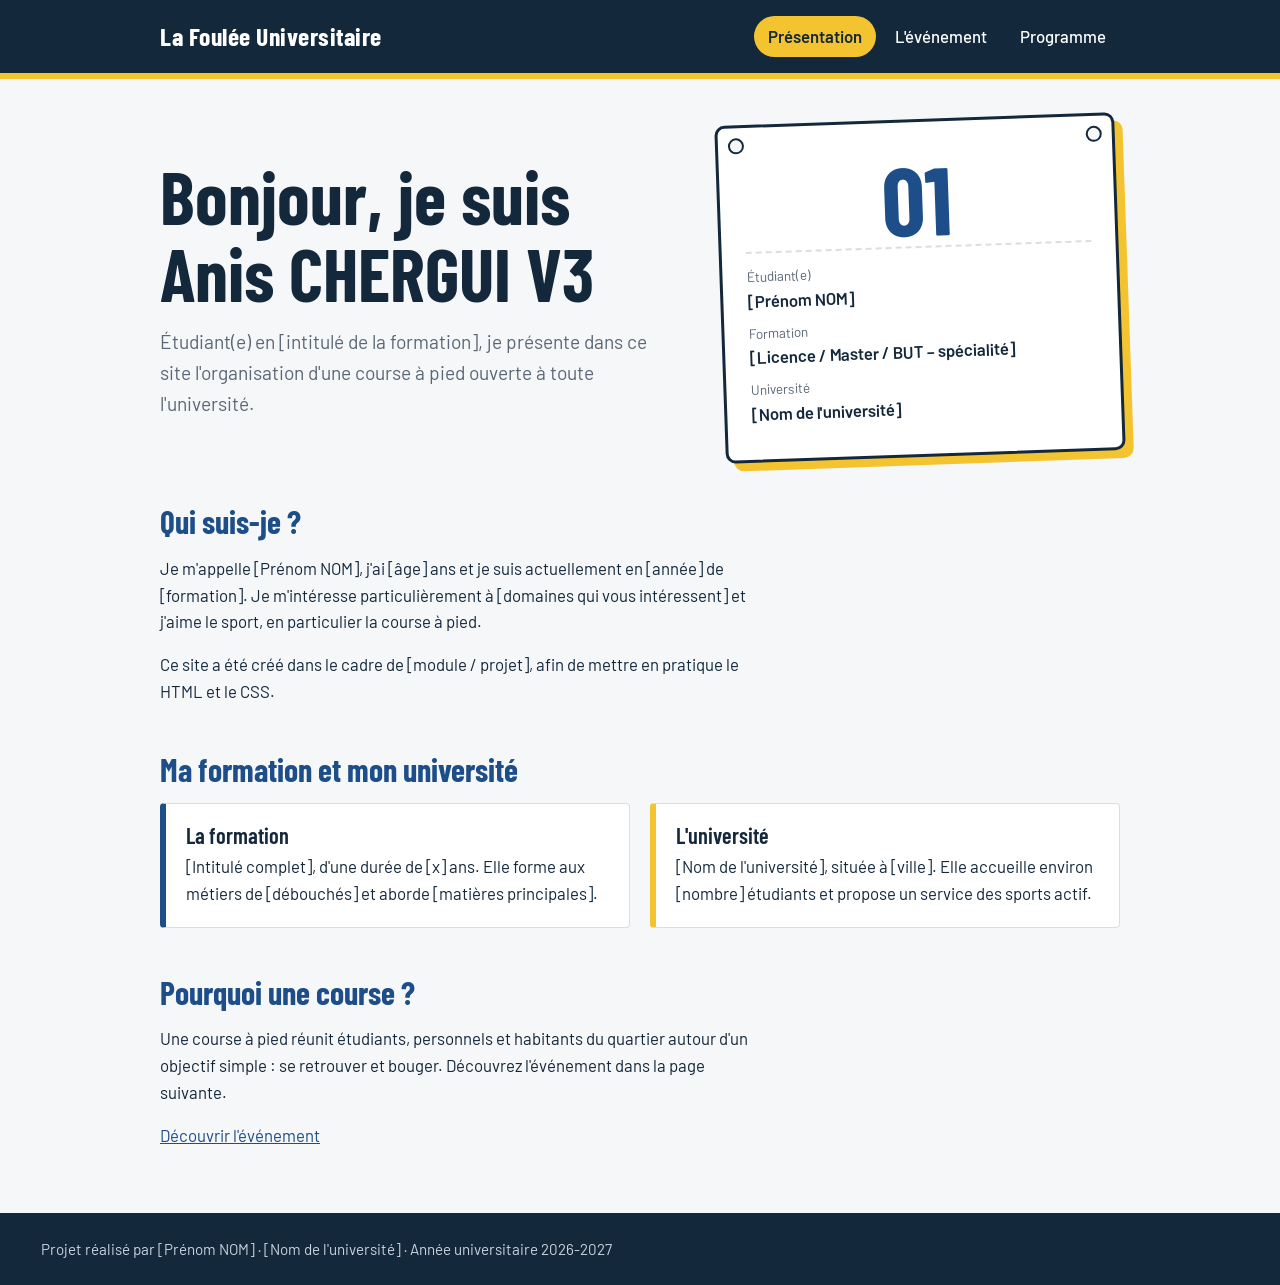
<file: index.html>
<!DOCTYPE html>
<html lang="fr">
<head>
  <meta charset="UTF-8">
  <meta name="viewport" content="width=device-width, initial-scale=1">
  <title>Présentation – La Foulée Universitaire</title>
  <link rel="preconnect" href="https://fonts.googleapis.com">
  <link rel="preconnect" href="https://fonts.gstatic.com" crossorigin>
  <link href="https://fonts.googleapis.com/css2?family=Barlow+Condensed:wght@600;700&family=Barlow:wght@400;500;600&display=swap" rel="stylesheet">
  <link rel="stylesheet" href="style.css">
</head>
<body>
<header>
  <div class="barre">
    <span class="logo">La Foulée Universitaire</span>
    <nav aria-label="Navigation principale">
      <ul>
        <li><a href="index.html" aria-current="page">Présentation</a></li>
        <li><a href="evenement.html">L'événement</a></li>
        <li><a href="programme.html">Programme</a></li>
      </ul>
    </nav>
  </div>
</header>
<main>
  <div class="accueil">
    <div>
      <h1>Bonjour, je suis Anis CHERGUI V3</h1>
      <p class="chapeau">Étudiant(e) en [intitulé de la formation], je présente dans ce site l'organisation d'une course à pied ouverte à toute l'université.</p>
    </div>
    <aside class="dossard" aria-label="Fiche étudiant">
      <div class="numero">01</div>
      <dl>
        <dt>Étudiant(e)</dt><dd>[Prénom NOM]</dd>
        <dt>Formation</dt><dd>[Licence / Master / BUT – spécialité]</dd>
        <dt>Université</dt><dd>[Nom de l'université]</dd>
      </dl>
    </aside>
  </div>

  <section>
    <h2>Qui suis-je ?</h2>
    <p>Je m'appelle [Prénom NOM], j'ai [âge] ans et je suis actuellement en [année] de [formation]. Je m'intéresse particulièrement à [domaines qui vous intéressent] et j'aime le sport, en particulier la course à pied.</p>
    <p>Ce site a été créé dans le cadre de [module / projet], afin de mettre en pratique le HTML et le CSS.</p>
  </section>

  <section>
    <h2>Ma formation et mon université</h2>
    <div class="grille">
      <div class="bloc">
        <h3>La formation</h3>
        <p>[Intitulé complet], d'une durée de [x] ans. Elle forme aux métiers de [débouchés] et aborde [matières principales].</p>
      </div>
      <div class="bloc jaune">
        <h3>L'université</h3>
        <p>[Nom de l'université], située à [ville]. Elle accueille environ [nombre] étudiants et propose un service des sports actif.</p>
      </div>
    </div>
  </section>

  <section>
    <h2>Pourquoi une course ?</h2>
    <p>Une course à pied réunit étudiants, personnels et habitants du quartier autour d'un objectif simple : se retrouver et bouger. Découvrez l'événement dans la page suivante.</p>
    <p><a href="evenement.html">Découvrir l'événement</a></p>
  </section>
</main>
<footer>
  <p>Projet réalisé par [Prénom NOM] · [Nom de l'université] · Année universitaire 2026-2027</p>
</footer>
</body>
</html>
</file>
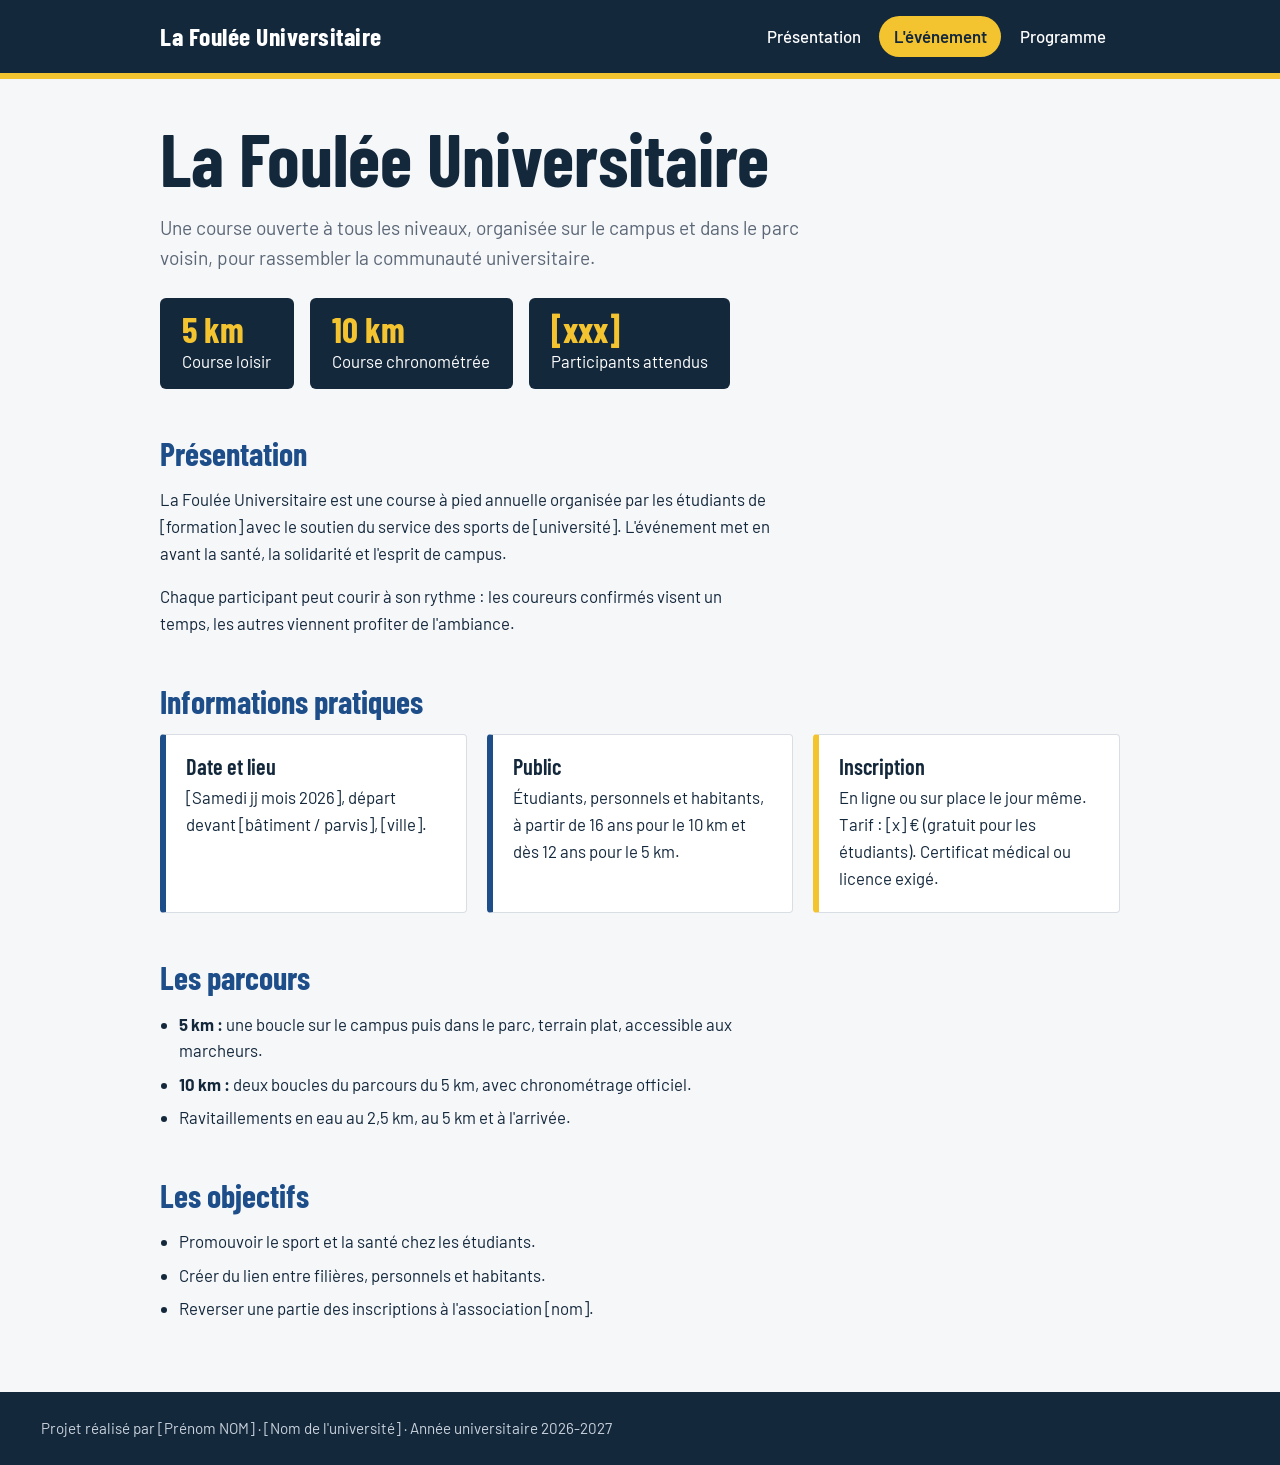
<file: evenement.html>
<!DOCTYPE html>
<html lang="fr">
<head>
  <meta charset="UTF-8">
  <meta name="viewport" content="width=device-width, initial-scale=1">
  <title>L'événement – La Foulée Universitaire</title>
  <link rel="preconnect" href="https://fonts.googleapis.com">
  <link rel="preconnect" href="https://fonts.gstatic.com" crossorigin>
  <link href="https://fonts.googleapis.com/css2?family=Barlow+Condensed:wght@600;700&family=Barlow:wght@400;500;600&display=swap" rel="stylesheet">
  <link rel="stylesheet" href="style.css">
</head>
<body>
<header>
  <div class="barre">
    <span class="logo">La Foulée Universitaire</span>
    <nav aria-label="Navigation principale">
      <ul>
        <li><a href="index.html">Présentation</a></li>
        <li><a href="evenement.html" aria-current="page">L'événement</a></li>
        <li><a href="programme.html">Programme</a></li>
      </ul>
    </nav>
  </div>
</header>
<main>
  <h1>La Foulée Universitaire</h1>
  <p class="chapeau">Une course ouverte à tous les niveaux, organisée sur le campus et dans le parc voisin, pour rassembler la communauté universitaire.</p>

  <div class="chiffres">
    <div><strong>5 km</strong>Course loisir</div>
    <div><strong>10 km</strong>Course chronométrée</div>
    <div><strong>[xxx]</strong>Participants attendus</div>
  </div>

  <section>
    <h2>Présentation</h2>
    <p>La Foulée Universitaire est une course à pied annuelle organisée par les étudiants de [formation] avec le soutien du service des sports de [université]. L'événement met en avant la santé, la solidarité et l'esprit de campus.</p>
    <p>Chaque participant peut courir à son rythme : les coureurs confirmés visent un temps, les autres viennent profiter de l'ambiance.</p>
  </section>

  <section>
    <h2>Informations pratiques</h2>
    <div class="grille">
      <div class="bloc">
        <h3>Date et lieu</h3>
        <p>[Samedi jj mois 2026], départ devant [bâtiment / parvis], [ville].</p>
      </div>
      <div class="bloc">
        <h3>Public</h3>
        <p>Étudiants, personnels et habitants, à partir de 16 ans pour le 10 km et dès 12 ans pour le 5 km.</p>
      </div>
      <div class="bloc jaune">
        <h3>Inscription</h3>
        <p>En ligne ou sur place le jour même. Tarif : [x] € (gratuit pour les étudiants). Certificat médical ou licence exigé.</p>
      </div>
    </div>
  </section>

  <section>
    <h2>Les parcours</h2>
    <ul class="liste">
      <li><strong>5 km :</strong> une boucle sur le campus puis dans le parc, terrain plat, accessible aux marcheurs.</li>
      <li><strong>10 km :</strong> deux boucles du parcours du 5 km, avec chronométrage officiel.</li>
      <li>Ravitaillements en eau au 2,5 km, au 5 km et à l'arrivée.</li>
    </ul>
  </section>

  <section>
    <h2>Les objectifs</h2>
    <ul class="liste">
      <li>Promouvoir le sport et la santé chez les étudiants.</li>
      <li>Créer du lien entre filières, personnels et habitants.</li>
      <li>Reverser une partie des inscriptions à l'association [nom].</li>
    </ul>
  </section>
</main>
<footer>
  <p>Projet réalisé par [Prénom NOM] · [Nom de l'université] · Année universitaire 2026-2027</p>
</footer>
</body>
</html>
</file>
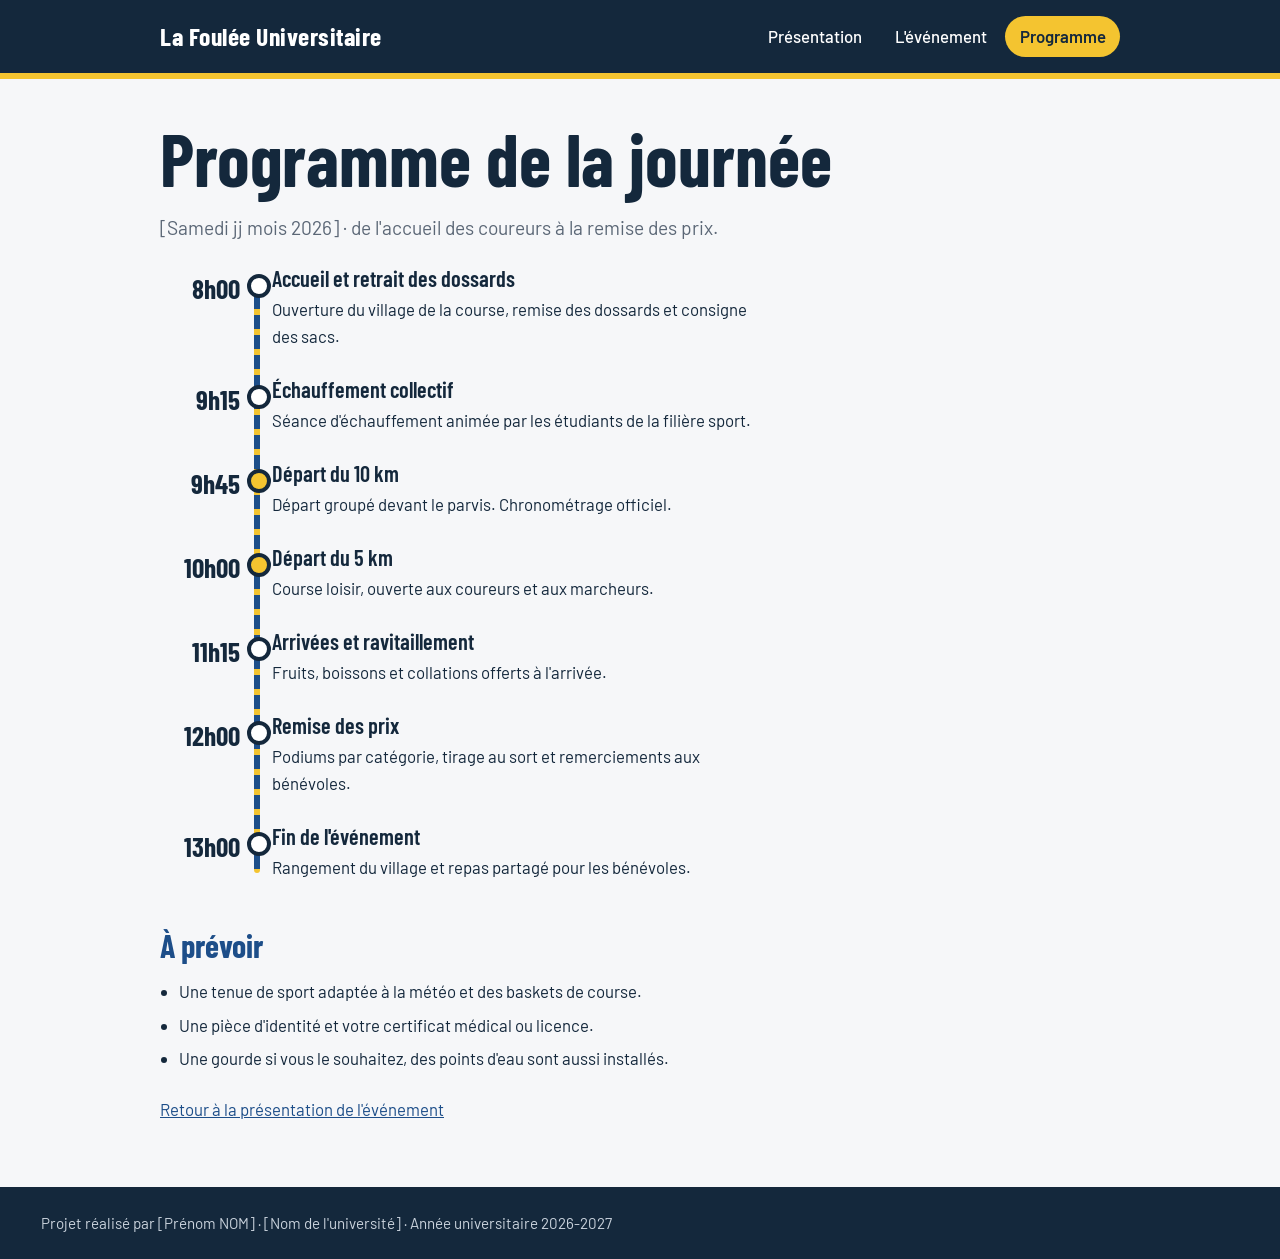
<file: programme.html>
<!DOCTYPE html>
<html lang="fr">
<head>
  <meta charset="UTF-8">
  <meta name="viewport" content="width=device-width, initial-scale=1">
  <title>Programme – La Foulée Universitaire</title>
  <link rel="preconnect" href="https://fonts.googleapis.com">
  <link rel="preconnect" href="https://fonts.gstatic.com" crossorigin>
  <link href="https://fonts.googleapis.com/css2?family=Barlow+Condensed:wght@600;700&family=Barlow:wght@400;500;600&display=swap" rel="stylesheet">
  <link rel="stylesheet" href="style.css">
</head>
<body>
<header>
  <div class="barre">
    <span class="logo">La Foulée Universitaire</span>
    <nav aria-label="Navigation principale">
      <ul>
        <li><a href="index.html">Présentation</a></li>
        <li><a href="evenement.html">L'événement</a></li>
        <li><a href="programme.html" aria-current="page">Programme</a></li>
      </ul>
    </nav>
  </div>
</header>
<main>
  <h1>Programme de la journée</h1>
  <p class="chapeau">[Samedi jj mois 2026] · de l'accueil des coureurs à la remise des prix.</p>

  <ol class="parcours">
    <li>
      <time datetime="08:00">8h00</time>
      <div><h3>Accueil et retrait des dossards</h3><p>Ouverture du village de la course, remise des dossards et consigne des sacs.</p></div>
    </li>
    <li>
      <time datetime="09:15">9h15</time>
      <div><h3>Échauffement collectif</h3><p>Séance d'échauffement animée par les étudiants de la filière sport.</p></div>
    </li>
    <li class="depart">
      <time datetime="09:45">9h45</time>
      <div><h3>Départ du 10 km</h3><p>Départ groupé devant le parvis. Chronométrage officiel.</p></div>
    </li>
    <li class="depart">
      <time datetime="10:00">10h00</time>
      <div><h3>Départ du 5 km</h3><p>Course loisir, ouverte aux coureurs et aux marcheurs.</p></div>
    </li>
    <li>
      <time datetime="11:15">11h15</time>
      <div><h3>Arrivées et ravitaillement</h3><p>Fruits, boissons et collations offerts à l'arrivée.</p></div>
    </li>
    <li>
      <time datetime="12:00">12h00</time>
      <div><h3>Remise des prix</h3><p>Podiums par catégorie, tirage au sort et remerciements aux bénévoles.</p></div>
    </li>
    <li>
      <time datetime="13:00">13h00</time>
      <div><h3>Fin de l'événement</h3><p>Rangement du village et repas partagé pour les bénévoles.</p></div>
    </li>
  </ol>

  <section>
    <h2>À prévoir</h2>
    <ul class="liste">
      <li>Une tenue de sport adaptée à la météo et des baskets de course.</li>
      <li>Une pièce d'identité et votre certificat médical ou licence.</li>
      <li>Une gourde si vous le souhaitez, des points d'eau sont aussi installés.</li>
    </ul>
    <p style="margin-top:1.5rem"><a href="evenement.html">Retour à la présentation de l'événement</a></p>
  </section>
</main>
<footer>
  <p>Projet réalisé par [Prénom NOM] · [Nom de l'université] · Année universitaire 2026-2027</p>
</footer>
</body>
</html>
</file>
<file: style.css>
/* ===== Variables ===== */
:root {
  --papier: #f6f7f9;
  --encre: #14283c;
  --bleu: #1d4e89;
  --ruban: #f4c430;
  --gris: #5b6776;
  --ligne: #d9dee5;
  --blanc: #ffffff;
  --titre: "Barlow Condensed", "Arial Narrow", sans-serif;
  --texte: "Barlow", Arial, sans-serif;
}

* { box-sizing: border-box; margin: 0; padding: 0; }
html { scroll-behavior: smooth; }

body {
  font-family: var(--texte);
  font-size: 1.05rem;
  line-height: 1.6;
  color: var(--encre);
  background: var(--papier);
}

a { color: var(--bleu); }
a:focus-visible, button:focus-visible { outline: 3px solid var(--ruban); outline-offset: 3px; }

/* ===== En-tête et navigation ===== */
header {
  background: var(--encre);
  color: var(--blanc);
  border-bottom: 6px solid var(--ruban);
}
.barre {
  max-width: 1000px;
  margin: 0 auto;
  padding: 1rem 1.25rem;
  display: flex;
  flex-wrap: wrap;
  align-items: center;
  justify-content: space-between;
  gap: .75rem;
}
.logo { font-family: var(--titre); font-size: 1.6rem; font-weight: 700; letter-spacing: .02em; }
nav ul { list-style: none; display: flex; gap: .25rem; flex-wrap: wrap; }
nav a {
  display: block;
  padding: .45rem .9rem;
  color: var(--blanc);
  text-decoration: none;
  border-radius: 999px;
  font-weight: 500;
}
nav a:hover { background: rgba(255,255,255,.14); }
nav a[aria-current="page"] { background: var(--ruban); color: var(--encre); font-weight: 600; }

/* ===== Mise en page ===== */
main { max-width: 1000px; margin: 0 auto; padding: 2.5rem 1.25rem 4rem; }
section { margin-top: 3rem; }

h1, h2, h3 { font-family: var(--titre); line-height: 1.05; }
h1 { font-size: clamp(2.6rem, 8vw, 4.6rem); font-weight: 700; }
h2 { font-size: 2rem; font-weight: 700; margin-bottom: 1rem; color: var(--bleu); }
h3 { font-size: 1.4rem; font-weight: 600; margin-bottom: .35rem; }
p + p { margin-top: 1rem; }
.chapeau { font-size: 1.2rem; color: var(--gris); max-width: 62ch; margin-top: 1rem; }
p, li { max-width: 68ch; }

/* ===== Page d'accueil : le dossard ===== */
.accueil { display: grid; gap: 2.5rem; align-items: center; }
@media (min-width: 800px) { .accueil { grid-template-columns: 1.3fr 1fr; } }

.dossard {
  background: var(--blanc);
  border: 3px solid var(--encre);
  border-radius: 10px;
  padding: 1.25rem 1.5rem 1.5rem;
  transform: rotate(-2deg);
  box-shadow: 8px 8px 0 var(--ruban);
  position: relative;
}
.dossard::before, .dossard::after {
  content: ""; position: absolute; top: 10px; width: 12px; height: 12px;
  border-radius: 50%; background: var(--papier); border: 2px solid var(--encre);
}
.dossard::before { left: 10px; }
.dossard::after { right: 10px; }
.dossard .numero { font-family: var(--titre); font-size: 6rem; font-weight: 700; line-height: 1; text-align: center; color: var(--bleu); margin-top: .5rem; }
.dossard dl { border-top: 2px dashed var(--ligne); padding-top: .75rem; }
.dossard dt { font-size: .85rem; color: var(--gris); }
.dossard dd { font-weight: 600; margin-bottom: .5rem; }

/* ===== Cartes d'information ===== */
.grille { display: grid; gap: 1.25rem; grid-template-columns: repeat(auto-fit, minmax(240px, 1fr)); }
.bloc { background: var(--blanc); border: 1px solid var(--ligne); border-left: 6px solid var(--bleu); padding: 1.25rem; border-radius: 4px; }
.bloc.jaune { border-left-color: var(--ruban); }

.chiffres { display: flex; flex-wrap: wrap; gap: 1rem; margin-top: 1.5rem; }
.chiffres div { background: var(--encre); color: var(--blanc); padding: .9rem 1.4rem; border-radius: 6px; }
.chiffres strong { display: block; font-family: var(--titre); font-size: 2.2rem; color: var(--ruban); line-height: 1; }

ul.liste { padding-left: 1.2rem; }
ul.liste li { margin-bottom: .4rem; }

/* ===== Programme : ligne de course ===== */
.parcours { list-style: none; position: relative; margin-top: 1.5rem; padding-left: 0; }
.parcours::before {
  content: ""; position: absolute; left: 5.9rem; top: .5rem; bottom: .5rem;
  width: 6px; background: repeating-linear-gradient(var(--bleu) 0 14px, var(--ruban) 14px 20px);
  border-radius: 3px;
}
.parcours li { display: grid; grid-template-columns: 5rem 1fr; gap: 2rem; margin-bottom: 1.75rem; position: relative; max-width: none; }
.parcours time { font-family: var(--titre); font-size: 1.7rem; font-weight: 700; text-align: right; color: var(--encre); }
.parcours li::before {
  content: ""; position: absolute; left: 5.45rem; top: .45rem;
  width: 16px; height: 16px; border-radius: 50%;
  background: var(--blanc); border: 4px solid var(--encre);
}
.parcours .depart::before { background: var(--ruban); }
.parcours p { max-width: 55ch; }

/* ===== Pied de page ===== */
footer { background: var(--encre); color: #c9d2dc; text-align: center; padding: 1.5rem 1.25rem; font-size: .95rem; }

/* ===== Mobile ===== */
@media (max-width: 520px) {
  .parcours::before { left: 4.4rem; }
  .parcours li { grid-template-columns: 3.5rem 1fr; gap: 1.5rem; }
  .parcours li::before { left: 3.95rem; }
  .parcours time { font-size: 1.3rem; }
}
@media (prefers-reduced-motion: reduce) { html { scroll-behavior: auto; } }
</file>
